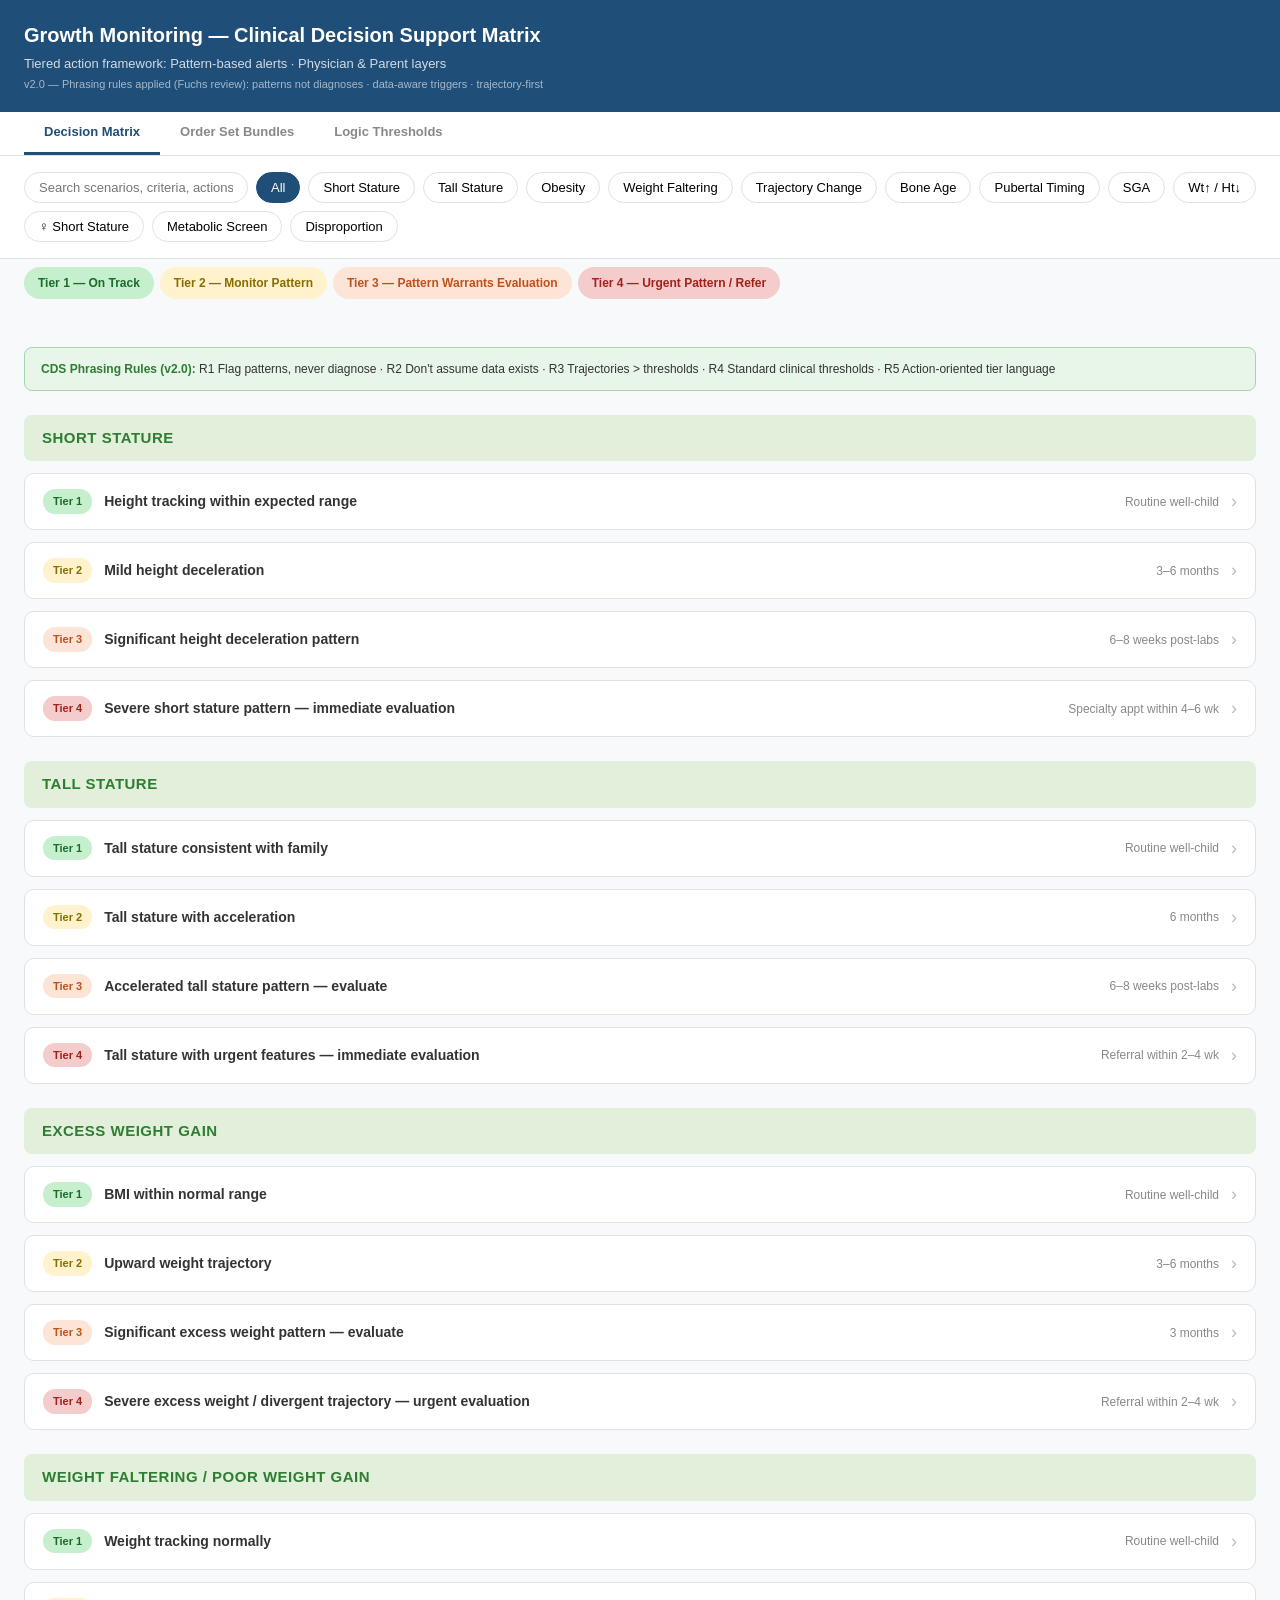
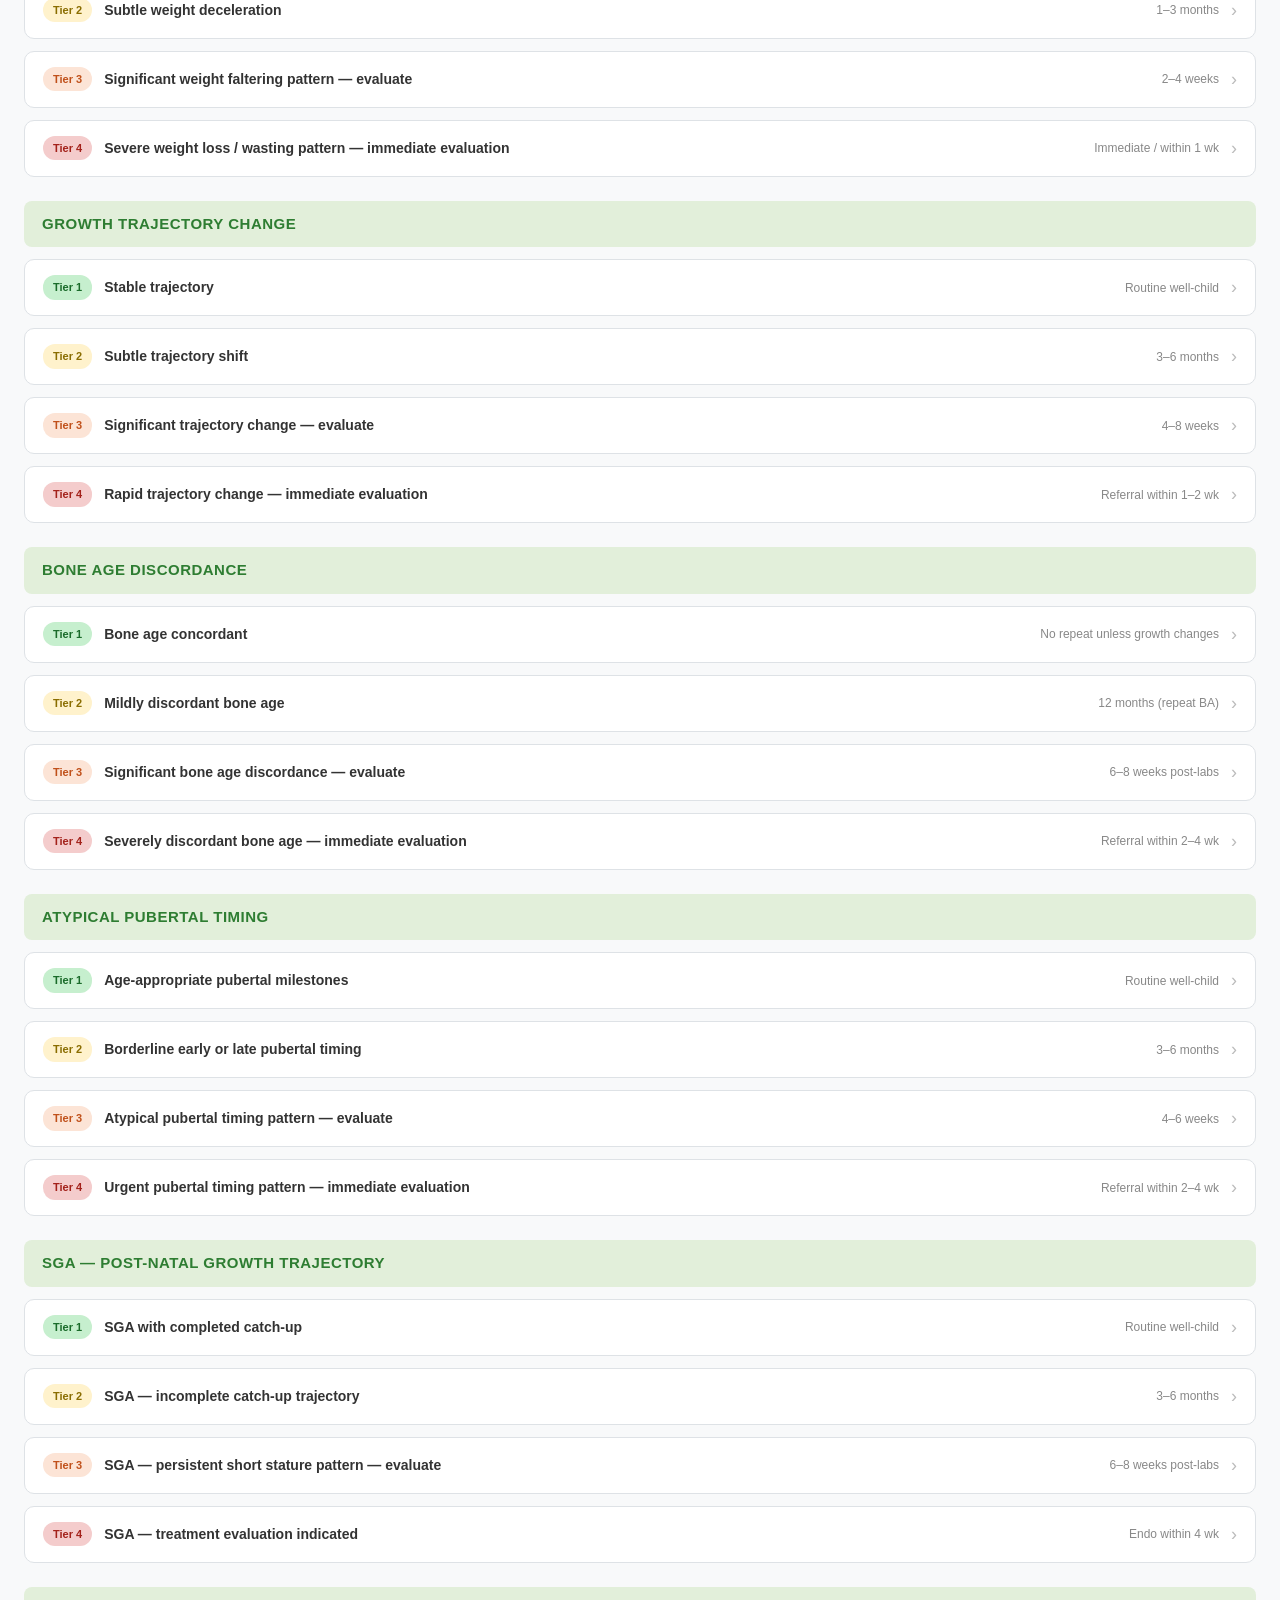
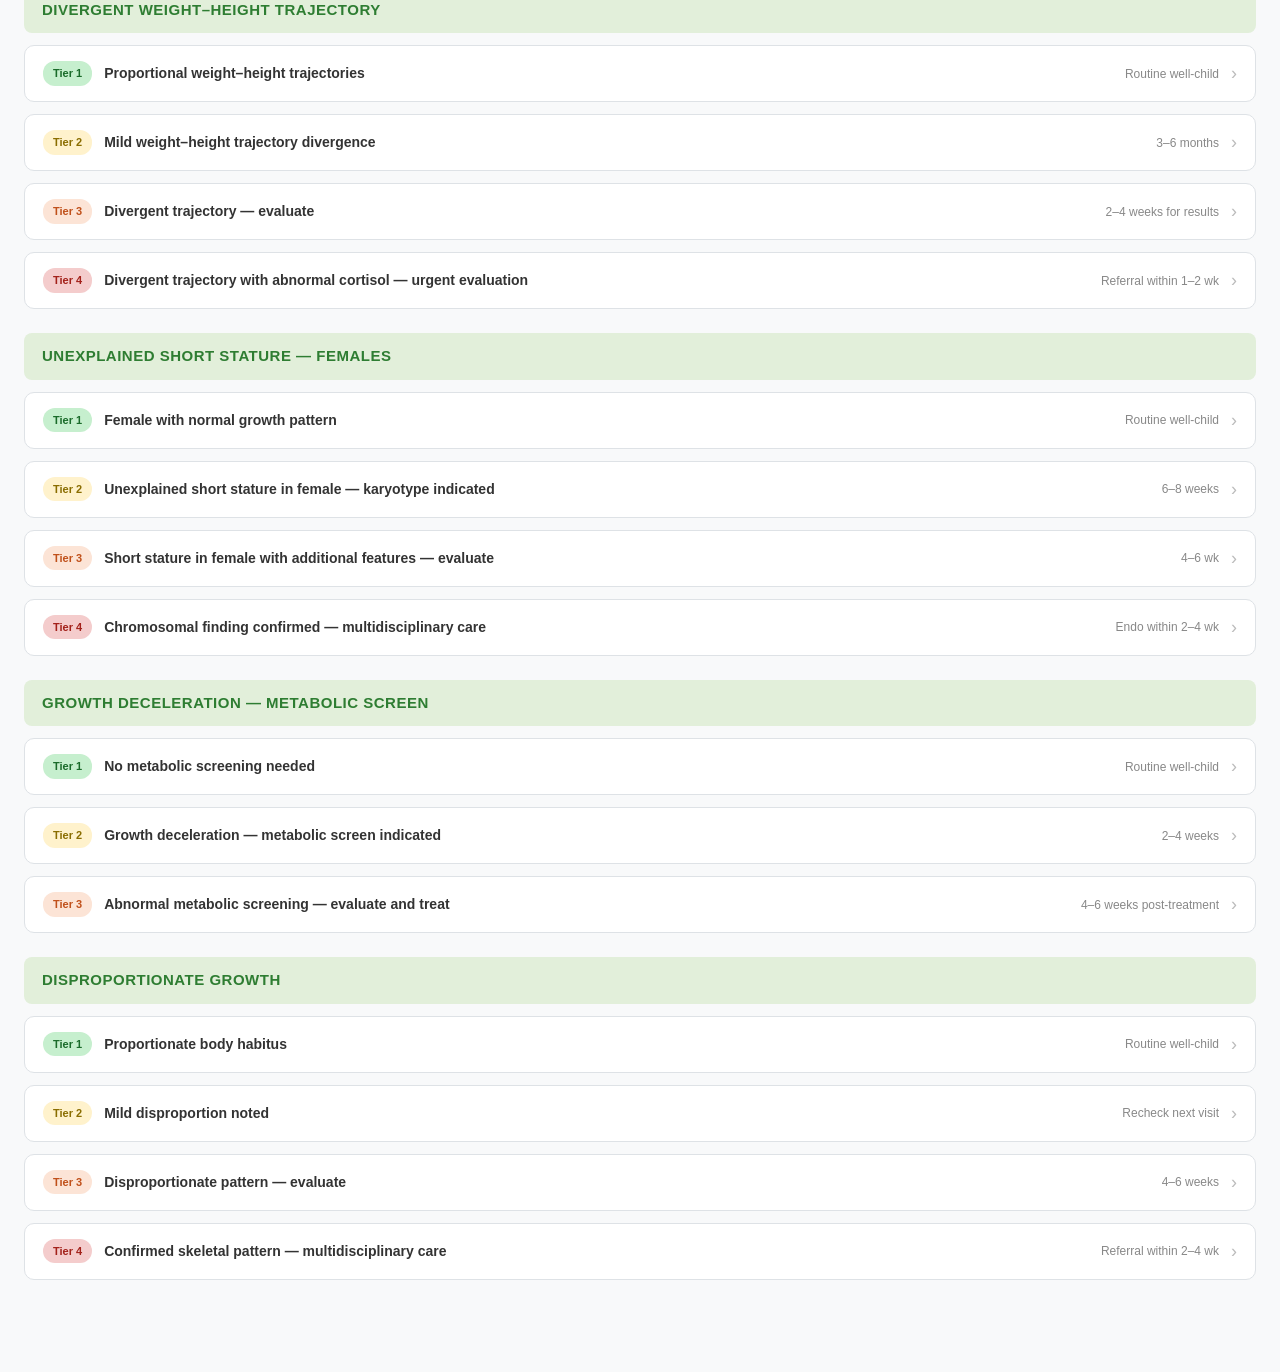
<file: docs/cds_matrix_v2.html>
<!DOCTYPE html>
<html lang="en">
<head>
<meta charset="UTF-8">
<meta name="viewport" content="width=device-width, initial-scale=1.0">
<title>Growth CDS — Clinical Decision Matrix v2</title>
<style>
  :root {
    --green: #c6efce; --green-text: #1a6b2a;
    --yellow: #fff2cc; --yellow-text: #8a6d00;
    --orange: #fce4d6; --orange-text: #c0501a;
    --red: #f4cccc; --red-text: #a3211a;
    --header-bg: #1f4e79; --header-text: #fff;
    --cat-bg: #e2efda; --cat-text: #2e7d32;
    --body-bg: #f8f9fa; --card-bg: #fff;
    --border: #dee2e6; --text: #333;
    --data-flag: #fff3e0; --data-flag-text: #e65100;
  }
  * { box-sizing: border-box; margin: 0; padding: 0; }
  body { font-family: -apple-system, BlinkMacSystemFont, 'Segoe UI', Roboto, sans-serif; background: var(--body-bg); color: var(--text); line-height: 1.5; }

  .top-bar { background: var(--header-bg); color: var(--header-text); padding: 20px 24px; position: sticky; top: 0; z-index: 100; }
  .top-bar h1 { font-size: 20px; font-weight: 700; margin-bottom: 4px; }
  .top-bar p { font-size: 13px; opacity: 0.8; }
  .top-bar .version { font-size: 11px; opacity: 0.6; margin-top: 2px; }

  .controls { display: flex; gap: 8px; flex-wrap: wrap; padding: 16px 24px; background: #fff; border-bottom: 1px solid var(--border); position: sticky; top: 68px; z-index: 99; }
  .controls button { padding: 7px 14px; border: 1.5px solid var(--border); border-radius: 20px; background: #fff; font-size: 13px; cursor: pointer; transition: all 0.15s; white-space: nowrap; }
  .controls button:hover { background: #f0f0f0; }
  .controls button.active { background: var(--header-bg); color: #fff; border-color: var(--header-bg); }

  .tier-filters { display: flex; gap: 6px; padding: 8px 24px 16px; flex-wrap: wrap; }
  .tier-btn { padding: 5px 12px; border-radius: 16px; font-size: 12px; font-weight: 600; cursor: pointer; border: 2px solid transparent; transition: all 0.15s; }
  .tier-btn.t1 { background: var(--green); color: var(--green-text); }
  .tier-btn.t2 { background: var(--yellow); color: var(--yellow-text); }
  .tier-btn.t3 { background: var(--orange); color: var(--orange-text); }
  .tier-btn.t4 { background: var(--red); color: var(--red-text); }
  .tier-btn.inactive { opacity: 0.35; }

  .tab-bar { display: flex; gap: 0; padding: 0 24px; background: #fff; border-bottom: 1px solid var(--border); }
  .tab { padding: 10px 20px; font-size: 13px; font-weight: 600; cursor: pointer; border-bottom: 3px solid transparent; color: #888; transition: all 0.15s; }
  .tab:hover { color: var(--text); }
  .tab.active { color: var(--header-bg); border-bottom-color: var(--header-bg); }

  .content { padding: 16px 24px 80px; max-width: 1400px; margin: 0 auto; }

  .category-header { background: var(--cat-bg); color: var(--cat-text); padding: 12px 18px; font-weight: 700; font-size: 15px; border-radius: 8px; margin: 24px 0 12px; letter-spacing: 0.5px; }

  .card { background: var(--card-bg); border-radius: 10px; margin-bottom: 12px; overflow: hidden; border: 1px solid var(--border); transition: box-shadow 0.15s; }
  .card:hover { box-shadow: 0 2px 12px rgba(0,0,0,0.08); }

  .card-header { display: flex; align-items: center; gap: 12px; padding: 14px 18px; cursor: pointer; }
  .card-header .tier-badge { padding: 4px 10px; border-radius: 12px; font-size: 11px; font-weight: 700; white-space: nowrap; flex-shrink: 0; }
  .card-header .tier-badge.t1 { background: var(--green); color: var(--green-text); }
  .card-header .tier-badge.t2 { background: var(--yellow); color: var(--yellow-text); }
  .card-header .tier-badge.t3 { background: var(--orange); color: var(--orange-text); }
  .card-header .tier-badge.t4 { background: var(--red); color: var(--red-text); }
  .card-header .scenario-name { font-weight: 600; font-size: 14px; flex: 1; }
  .card-header .recheck { font-size: 12px; color: #888; white-space: nowrap; }
  .card-header .chevron { font-size: 18px; color: #bbb; transition: transform 0.2s; }
  .card.open .chevron { transform: rotate(90deg); }

  .card-body { display: none; padding: 0 18px 18px; }
  .card.open .card-body { display: block; }

  .field { margin-bottom: 14px; }
  .field-label { font-size: 11px; font-weight: 700; text-transform: uppercase; letter-spacing: 0.5px; color: #888; margin-bottom: 3px; }
  .field-value { font-size: 13px; line-height: 1.6; }

  .two-col { display: grid; grid-template-columns: 1fr 1fr; gap: 16px; }
  @media (max-width: 700px) { .two-col { grid-template-columns: 1fr; } }

  .layer-tag { display: inline-block; padding: 2px 8px; border-radius: 10px; font-size: 10px; font-weight: 700; margin-bottom: 6px; }
  .layer-tag.physician { background: #e3f2fd; color: #1565c0; }
  .layer-tag.parent { background: #f3e5f5; color: #7b1fa2; }

  .data-req { display: inline-block; padding: 2px 8px; border-radius: 10px; font-size: 10px; font-weight: 700; margin-bottom: 6px; background: var(--data-flag); color: var(--data-flag-text); }

  .order-card { background: #f8f9fa; border: 1px solid var(--border); border-radius: 8px; padding: 14px 16px; margin-bottom: 10px; }
  .order-card h4 { font-size: 14px; margin-bottom: 8px; }
  .order-card .order-row { font-size: 12px; margin-bottom: 4px; }
  .order-card .order-row strong { display: inline-block; width: 80px; color: #666; }

  .threshold-table { width: 100%; border-collapse: collapse; font-size: 13px; margin-top: 12px; }
  .threshold-table th { background: var(--header-bg); color: #fff; padding: 10px 12px; text-align: left; font-size: 12px; }
  .threshold-table td { padding: 10px 12px; border-bottom: 1px solid var(--border); vertical-align: top; }
  .threshold-table tr:hover { background: #f8f9fa; }
  .threshold-table .param { font-weight: 600; }
  .threshold-table .t1-cell { background: var(--green); }
  .threshold-table .t2-cell { background: var(--yellow); }
  .threshold-table .t3-cell { background: var(--orange); }
  .threshold-table .t4-cell { background: var(--red); }

  .search-box { flex: 1; max-width: 300px; padding: 7px 14px; border: 1.5px solid var(--border); border-radius: 20px; font-size: 13px; outline: none; }
  .search-box:focus { border-color: var(--header-bg); }

  .hidden { display: none !important; }

  .phrasing-banner { background: #e8f5e9; border: 1px solid #a5d6a7; border-radius: 8px; padding: 12px 16px; margin: 16px 0; font-size: 12px; line-height: 1.5; }
  .phrasing-banner strong { color: #2e7d32; }

  @media print {
    .top-bar, .controls, .tier-filters, .tab-bar { position: static; }
    .card-body { display: block !important; }
    .card { break-inside: avoid; }
  }
</style>
</head>
<body>

<div class="top-bar">
  <h1>Growth Monitoring — Clinical Decision Support Matrix</h1>
  <p>Tiered action framework: Pattern-based alerts · Physician & Parent layers</p>
  <div class="version">v2.0 — Phrasing rules applied (Fuchs review): patterns not diagnoses · data-aware triggers · trajectory-first</div>
</div>

<div class="tab-bar" id="tabBar">
  <div class="tab active" data-tab="matrix">Decision Matrix</div>
  <div class="tab" data-tab="orders">Order Set Bundles</div>
  <div class="tab" data-tab="thresholds">Logic Thresholds</div>
</div>

<div class="controls">
  <input type="text" class="search-box" id="searchBox" placeholder="Search scenarios, criteria, actions...">
  <button class="active" data-cat="all">All</button>
  <button data-cat="short">Short Stature</button>
  <button data-cat="tall">Tall Stature</button>
  <button data-cat="obesity">Obesity</button>
  <button data-cat="ftt">Weight Faltering</button>
  <button data-cat="crossing">Trajectory Change</button>
  <button data-cat="boneage">Bone Age</button>
  <button data-cat="puberty">Pubertal Timing</button>
  <button data-cat="sga">SGA</button>
  <button data-cat="divergent">Wt↑ / Ht↓</button>
  <button data-cat="female_short">♀ Short Stature</button>
  <button data-cat="metabolic">Metabolic Screen</button>
  <button data-cat="disproportion">Disproportion</button>
</div>

<div class="tier-filters">
  <div class="tier-btn t1" data-tier="1">Tier 1 — On Track</div>
  <div class="tier-btn t2" data-tier="2">Tier 2 — Monitor Pattern</div>
  <div class="tier-btn t3" data-tier="3">Tier 3 — Pattern Warrants Evaluation</div>
  <div class="tier-btn t4" data-tier="4">Tier 4 — Urgent Pattern / Refer</div>
</div>

<div class="content" id="matrixContent"><!-- Populated by JS --></div>
<div class="content hidden" id="ordersContent"></div>
<div class="content hidden" id="thresholdsContent"></div>

<script>
/* ═══════════════════════════════════════════════════════════════
   PHRASING RULES (Fuchs Clinical Review, v2.0)
   ─────────────────────────────────────────────────────────────
   R1  Flag patterns, never diagnose
   R2  Don't assume data exists — guard on data availability
   R3  Trajectories matter more than thresholds
   R4  Use standard clinical thresholds (-2.0 SD, BMI 95th, etc.)
   R5  Tier language = action-oriented, not diagnostic
   ═══════════════════════════════════════════════════════════════ */

const DATA = [
  // ───────────────────────── SHORT STATURE ─────────────────────────
  { cat: "short", label: "SHORT STATURE", items: [
    { tier: 1, name: "Height tracking within expected range", params: "Height %ile, MPH, GV", trigger: "Height within 2 SD of MPH\nGV >25th %ile for age\nBone age concordant (±1 yr)", physician: "Document normal growth. No intervention.", orders: "None", parent: "Your child is growing as expected for your family's pattern. No concerns at this time.", recheck: "Routine well-child", notes: "For children <3 yr, use WHO standards; ≥2 yr use CDC charts. Consider ethnic-specific norms.", dataReq: "" },

    { tier: 2, name: "Mild height deceleration", params: "Height %ile, GV, BA, z-delta", trigger: "Height z ≤ -1.5 SD\nOR GV 10th–25th %ile\nOR single %ile line crossed\nOR BA delayed >1–1.5 yr\nOR height z-delta >0.5 SD decline over 12 mo", physician: "Repeat measurement in 3–6 months. Consider screening labs if trajectory persists.", orders: "Optional: TSH, IGF-1", parent: "We noticed a small change in your child's growth speed. We'd like to recheck in a few months to see if this is a temporary variation.", recheck: "3–6 months", notes: "At age <3, allow wider variation (catch-down growth from LGA). At 2–3 yr, constitutional delay common. Peripubertal: expect deceleration before growth spurt.", dataReq: "Requires ≥2 height measurements ≥3 mo apart for GV" },

    { tier: 3, name: "Significant height deceleration pattern", params: "Height %ile, GV, BA, MPH, PAH, z-delta", trigger: "Height z ≤ -2.0 SD\nOR GV <10th %ile\nOR 2+ %ile lines crossed over 6–12 mo\nOR BA delayed >1.5 yr\nOR PAH >2 SD below MPH\nOR height z-delta >1.0 SD decline over 12 mo", physician: "Pattern warrants evaluation — full growth workup. Consider specialty referral.", orders: "CBC, CMP, TSH/fT4, IGF-1, IGFBP-3, celiac panel (tTG-IgA + total IgA), ESR/CRP, bone age, karyotype (females), UA", parent: "Your child's growth pattern needs further evaluation. Your doctor will order some blood tests and possibly an X-ray of the hand to better understand what's happening.", recheck: "6–8 weeks post-labs", notes: "Females: ALWAYS karyotype regardless of phenotype (mosaicism). SGA history: route to SGA pathway. R4: -2.0 SD is standard short stature workup threshold.", dataReq: "Requires ≥6 mo growth data for GV. PAH requires bone age." },

    { tier: 4, name: "Severe short stature pattern — immediate evaluation", params: "Height %ile, GV, BA, PAH, IGF-1, z-delta", trigger: "Height z ≤ -2.25 SD (or <1.2nd %ile)\nOR GV <5th %ile sustained ≥12 mo\nOR PAH >2 SD below MPH with low IGF-1\nOR Height z ≤ -2.0 SD + GV <-1 SD for age\nOR neonatal hypoglycemia/micropenis history\nOR height z-delta >2.0 SD decline over 12 mo", physician: "Urgent pattern — immediate specialty evaluation recommended.", orders: "Referral to peds endo. Pre-referral: CBC, TSH, IGF-1, IGFBP-3, celiac panel, BA completed. Brain MRI if CNS concerns.", parent: "We recommend your child see a growth specialist. Their growth pattern meets criteria for further specialized testing.", recheck: "Specialty appt within 4–6 wk", notes: "ISS criteria: Ht <-2.25 SD, normal GV but low PAH. R4: -2.25 SD is FDA GH threshold (<1.2nd %ile).", dataReq: "Requires ≥12 mo growth data for sustained GV <5th" }
  ]},

  // ───────────────────────── TALL STATURE ─────────────────────────
  { cat: "tall", label: "TALL STATURE", items: [
    { tier: 1, name: "Tall stature consistent with family", params: "Height %ile, MPH", trigger: "Height >97th %ile but within 2 SD of MPH\nNormal GV for age\nBA concordant", physician: "Document familial tall stature. No intervention.", orders: "None", parent: "Your child is tall, consistent with your family's height pattern. No concerns.", recheck: "Routine well-child", notes: "Most tall children have familial tall stature.", dataReq: "" },

    { tier: 2, name: "Tall stature with acceleration", params: "Height %ile, GV, BA, z-delta", trigger: "Height >97th %ile AND exceeding MPH by 1–2 SD\nOR GV >90th %ile\nOR BA advanced 1–1.5 yr\nOR upward height z-delta >0.5 SD over 12 mo", physician: "Monitor trajectory closely. Consider screening labs.", orders: "Optional: IGF-1, thyroid function", parent: "Your child is growing faster than expected. We'd like to keep a close eye on this.", recheck: "6 months", notes: "Pubertal acceleration can mimic pathologic pattern. Assess Tanner staging if recorded.", dataReq: "Tanner staging recommended but not required for this tier" },

    { tier: 3, name: "Accelerated tall stature pattern — evaluate", params: "Height %ile, GV, BA, PAH, z-delta", trigger: "Height >3 SD above mean\nOR PAH >2 SD above MPH\nOR BA advanced >2 yr\nOR disproportionate features\nOR sudden growth acceleration pre-puberty\nOR upward height z-delta >1.0 SD over 12 mo", physician: "Pattern warrants evaluation — full tall stature workup.", orders: "IGF-1, IGFBP-3, TSH/fT4, estradiol or testosterone, DHEA-S, LH/FSH, BA, karyotype (47,XYY if male)", parent: "Your child's growth is faster and taller than expected. We want to check lab work to make sure everything is healthy.", recheck: "6–8 weeks post-labs", notes: "Evaluate for connective tissue, chromosomal, endocrine, and syndromic patterns. R1: labs will clarify — do not pre-label.", dataReq: "" },

    { tier: 4, name: "Tall stature with urgent features — immediate evaluation", params: "Height, GV, BA, clinical", trigger: "Connective tissue features (aortic root risk)\nOR suspected pituitary pathology\nOR vastly exceeds family pattern\nOR syndromic features", physician: "Urgent pattern — immediate specialty evaluation recommended (endocrine + genetics).", orders: "Echocardiogram, brain MRI, ophthalmology, genetic testing", parent: "We recommend your child see a specialist promptly. Some features need evaluation for long-term health.", recheck: "Referral within 2–4 wk", notes: "Connective tissue features and endocrine neoplasia patterns require urgent cardiology.", dataReq: "" }
  ]},

  // ───────────────────────── OBESITY ─────────────────────────
  { cat: "obesity", label: "EXCESS WEIGHT GAIN", items: [
    { tier: 1, name: "BMI within normal range", params: "BMI %ile, weight velocity, ht velocity", trigger: "BMI <85th %ile\nWeight and height velocity proportional\nNo %ile crossing", physician: "Anticipatory guidance. Document trend.", orders: "None", parent: "Your child's weight is in a healthy range. Continue balanced nutrition and regular activity.", recheck: "Routine well-child", notes: "Age 2–5: BMI norms differ. Under 2: use weight-for-length.", dataReq: "" },

    { tier: 2, name: "Upward weight trajectory", params: "BMI %ile, weight velocity, GV, wt z-delta", trigger: "BMI 85th–94th %ile\nOR crossing upward across 1 major %ile line\nOR weight outpacing height velocity\nOR weight z-delta >0.5 SD increase over 12 mo", physician: "Lifestyle counseling. Monitor trajectory — recheck in 3–6 months.", orders: "Optional: fasting glucose or HbA1c, lipid panel if ≥85th for >6 mo", parent: "Your child's weight is trending higher than ideal. Small changes in diet and activity can make a big difference.", recheck: "3–6 months", notes: "Weight gain in early puberty is physiologic. Distinguish early adiposity rebound.", dataReq: "" },

    { tier: 3, name: "Significant excess weight pattern — evaluate", params: "BMI %ile, waist circ, BP, GV, wt z-delta", trigger: "BMI ≥95th %ile (or ≥30 in adolescents)\nOR BMI 85th–94th with comorbidities (HTN, dyslipidemia, insulin resistance)\nOR rapid weight gain + concurrent height deceleration (DIVERGENT FLAG)\nOR weight z-delta >1.0 SD increase over 12 mo", physician: "Pattern warrants evaluation — comprehensive workup. Structured lifestyle intervention. If height decelerating concurrently: add cortisol evaluation (see Divergent Trajectory pathway).", orders: "Fasting lipid panel, HbA1c, ALT/AST, TSH. If divergent trajectory: 24-hr UFC or LNSC ×2. Nutrition/behavioral health referral.", parent: "Your child's weight is at a level where we need to check for health effects. This isn't about blame—it's about health.", recheck: "3 months", notes: "CRITICAL: Weight gain + height deceleration = divergent trajectory flag → evaluate. R1: alert on pattern, not condition name.", dataReq: "Height velocity data required to assess divergent trajectory" },

    { tier: 4, name: "Severe excess weight / divergent trajectory — urgent evaluation", params: "BMI %ile, GV, BA, BP, clinical, wt z-delta", trigger: "BMI ≥120% of 95th %ile\nOR obesity + height deceleration (divergent trajectory)\nOR obesity + HTN + striae + central adiposity\nOR BMI ≥95th with T2DM/NASH\nOR weight z-delta >2.0 SD increase over 12 mo", physician: "Urgent pattern — immediate evaluation recommended. Refer to multidisciplinary weight management and/or endocrinology.", orders: "Full panel + OGTT, hepatic US. If divergent trajectory: cortisol workup. GLP-1 RA discussion if ≥12 yr.", parent: "Your child's weight requires specialized care. We're connecting you with a team of experts.", recheck: "Referral within 2–4 wk", notes: "Age ≥12: semaglutide/liraglutide FDA-approved. Bariatric surgery: BMI ≥40 or ≥35 + severe comorbidity, Tanner IV+.", dataReq: "" }
  ]},

  // ───────────────────────── WEIGHT FALTERING ─────────────────────────
  { cat: "ftt", label: "WEIGHT FALTERING / POOR WEIGHT GAIN", items: [
    { tier: 1, name: "Weight tracking normally", params: "Weight %ile, weight velocity", trigger: "Weight >5th %ile\nWeight velocity following curve\nAdequate caloric intake", physician: "Routine monitoring.", orders: "None", parent: "Your child's weight gain is on track.", recheck: "Routine well-child", notes: "Breastfed infants slower weight gain after 4 mo; use WHO charts <2 yr.", dataReq: "" },

    { tier: 2, name: "Subtle weight deceleration", params: "Weight %ile, weight velocity, height, wt z-delta", trigger: "Weight 3rd–5th %ile (stable)\nOR single %ile line drop\nOR weight velocity <25th %ile\nOR weight-for-length dropping\nOR weight z-delta >0.5 SD decline over 6 mo", physician: "Dietary assessment. Increase monitoring frequency.", orders: "Dietary recall / caloric intake. Consider: CBC, iron studies, UA.", parent: "We noticed your child's weight gain has slowed. Let's review their diet and recheck soon.", recheck: "1–3 months", notes: "Infants: recheck 2–4 wk. Toddlers: assess feeding dynamics, not just calories.", dataReq: "" },

    { tier: 3, name: "Significant weight faltering pattern — evaluate", params: "Weight %ile, weight-for-length, GV, wt z-delta", trigger: "Weight <3rd %ile\nOR dropped across 2+ %ile lines\nOR weight-for-length z < -2.0 SD\nOR weight plateau ≥2 mo in infant\nOR weight z-delta >1.0 SD decline over 6 mo", physician: "Pattern warrants evaluation — full workup for underlying causes.", orders: "CBC, CMP (albumin, prealbumin), TSH, celiac panel, lead, iron studies, UA, stool studies. Feeding specialist referral.", parent: "Your child needs evaluation for their weight pattern. We want to make sure we're not missing anything.", recheck: "2–4 weeks", notes: "Under 6 mo: higher urgency. Consider GI, allergic, and swallowing etiologies.", dataReq: "Requires weight-for-length for children <2 yr" },

    { tier: 4, name: "Severe weight loss / wasting pattern — immediate evaluation", params: "Weight %ile, weight-for-length, clinical, wt z-delta", trigger: "Weight <1st %ile\nOR weight-for-length z < -3.0 SD\nOR active weight loss\nOR signs of severe malnutrition\nOR suspected neglect/abuse\nOR weight z-delta >2.0 SD decline over 6 mo", physician: "Urgent pattern — immediate evaluation recommended. Consider hospitalization.", orders: "All Tier 3 labs + GI referral, possible upper GI, inpatient if needed. Social work consult.", parent: "Your child needs specialized care right away to ensure they get the nutrition they need.", recheck: "Immediate / within 1 wk", notes: "Refeeding syndrome risk. Monitor electrolytes. Mandatory reporting if abuse suspected.", dataReq: "" }
  ]},

  // ───────────────────────── TRAJECTORY CHANGE ─────────────────────────
  { cat: "crossing", label: "GROWTH TRAJECTORY CHANGE", items: [
    { tier: 1, name: "Stable trajectory", params: "Height %ile, weight %ile, z-delta over time", trigger: "Tracking within same %ile channel (±0.5 SD)\nNo deviation over 12+ months", physician: "Reassurance. Document trajectory.", orders: "None", parent: "Your child's growth has been very consistent—exactly what we like to see.", recheck: "Routine well-child", notes: "Some shifting normal at 6–18 mo (regression to genetic mean).", dataReq: "" },

    { tier: 2, name: "Subtle trajectory shift", params: "Height or weight %ile trend, z-delta", trigger: "Crossing 1 major %ile line over 6–12 mo\nOR z-score change 0.5–1.0 SD", physician: "Confirm with repeat measurement. Rule out measurement error first.", orders: "Repeat accurate measurement. Optional screening labs.", parent: "We noticed a shift in your child's growth curve. Likely normal, but we'd like to recheck.", recheck: "3–6 months", notes: "Measurement error is #1 cause of apparent crossing. Confirm technique. R3: trajectory shift is the alert, not the absolute value.", dataReq: "Requires ≥2 accurate measurements to confirm" },

    { tier: 3, name: "Significant trajectory change — evaluate", params: "Height/weight %ile trend, GV, z-delta, direction", trigger: "Crossing 2+ lines over 6–12 mo\nOR z-score change >1 SD\nOR GV dropping concurrently\nOR height and weight trajectories diverging", physician: "Pattern warrants evaluation — workup based on direction:\n• Both declining: systemic/nutritional\n• Weight declining, height stable: nutritional/GI\n• Weight rising, height declining: DIVERGENT — cortisol evaluation\n• Height accelerating: pubertal timing evaluation", orders: "Direction-specific workup (see pathway). Divergent trajectory: 24-hr UFC or LNSC ×2.", parent: "Your child's growth pattern has changed significantly. We need testing to understand why.", recheck: "4–8 weeks", notes: "R3: Divergent trajectories (weight up + height down) = highest-yield pattern for endocrine pathology. R1: flag the pattern, not the condition.", dataReq: "Requires ≥6 mo longitudinal data. Direction analysis requires both height and weight z-scores." },

    { tier: 4, name: "Rapid trajectory change — immediate evaluation", params: "Height %ile, weight %ile, GV, z-delta, clinical", trigger: "Crossing 3+ lines in <12 mo\nOR complete growth arrest\nOR z-score change >2 SD\nOR sudden upward height acceleration", physician: "Urgent pattern — immediate specialty evaluation recommended.", orders: "Immediate BA. Full lab panel. Brain MRI if CNS concerns.", parent: "Your child's growth has changed very quickly. We're referring to a specialist promptly.", recheck: "Referral within 1–2 wk", notes: "Rapid decline: evaluate acquired endocrine, autoimmune, CNS. Rapid height acceleration: evaluate pubertal timing.", dataReq: "" }
  ]},

  // ───────────────────────── BONE AGE ─────────────────────────
  { cat: "boneage", label: "BONE AGE DISCORDANCE", items: [
    { tier: 1, name: "Bone age concordant", params: "BA, chronological age", trigger: "BA within ±1 yr of chronological age", physician: "Normal finding.", orders: "None", parent: "The bone age X-ray shows your child's bones are maturing at a normal rate.", recheck: "No repeat unless growth changes", notes: "BA inter-reader variability ~0.5 yr.", dataReq: "Requires bone age X-ray" },

    { tier: 2, name: "Mildly discordant bone age", params: "BA, CA, height, GV", trigger: "BA delayed >1.0–1.5 yr with normal GV\nOR BA advanced >1.0–1.5 yr without pubertal signs", physician: "Monitor. Likely constitutional pattern.", orders: "Repeat BA in 12 months.", parent: "The bone age shows slightly different bone development pace—usually not a concern.", recheck: "12 months (repeat BA)", notes: "Constitutional delay: BA delayed, short but growing. Usually family history of late puberty.", dataReq: "" },

    { tier: 3, name: "Significant bone age discordance — evaluate", params: "BA, CA, height, GV, puberty", trigger: "BA delayed >1.5 yr with declining GV\nOR BA advanced >1.5 yr with early pubertal signs\nOR PAH significantly deviates from MPH", physician: "Pattern warrants evaluation — targeted workup based on direction:\n• Delayed: thyroid, GH axis, celiac evaluation\n• Advanced: pubertal timing evaluation", orders: "Delayed: TSH, IGF-1, celiac, GH eval. Advanced: LH, FSH, sex steroids, DHEA-S, 17-OHP. Reassess PAH.", parent: "The bone age combined with growth pattern suggests we need additional tests.", recheck: "6–8 weeks post-labs", notes: "R1: workup direction determined by pattern, not pre-assigned diagnosis.", dataReq: "Tanner staging recommended for advanced BA interpretation" },

    { tier: 4, name: "Severely discordant bone age — immediate evaluation", params: "BA, CA, clinical", trigger: "BA advanced >2.5 yr\nOR BA delayed >2.5 yr with growth failure\nOR near-complete epiphyseal fusion at inappropriate age", physician: "Urgent pattern — immediate specialty evaluation recommended.", orders: "Full pubertal/GH axis workup. GnRH stim. Brain MRI. Genetic testing if dysplasia.", parent: "The bone age is significantly different from your child's age. We're referring to a specialist.", recheck: "Referral within 2–4 wk", notes: "Near-fused epiphyses = limited growth potential. Time-sensitive.", dataReq: "" }
  ]},

  // ───────────────────────── PUBERTAL TIMING ─────────────────────────
  { cat: "puberty", label: "ATYPICAL PUBERTAL TIMING", items: [
    { tier: 1, name: "Age-appropriate pubertal milestones", params: "GV, BA, Tanner stage", trigger: "IF Tanner data recorded:\n  Girls: breast development 8–13 yr\n  Boys: testicular enlargement 9–14 yr\n  GV acceleration at appropriate Tanner stage", physician: "Document Tanner staging. Reassurance.", orders: "None", parent: "Your child is entering puberty at a normal time.", recheck: "Routine well-child", notes: "R2: This tier requires Tanner data to be explicitly recorded.", dataReq: "⚠ REQUIRES documented Tanner staging" },

    { tier: 2, name: "Borderline early or late pubertal timing", params: "GV, BA, Tanner", trigger: "IF Tanner data recorded:\n  Girls: breast buds 7–8 yr, or no signs by 12–13\n  Boys: testicular enlargement 8–9 yr, or no signs by 13–14\nIF Tanner data NOT recorded AND age >12 (F) or >13 (M):\n  → Flag: 'Pubertal staging not documented — consider assessment'", physician: "Close monitoring. Repeat Tanner in 3–6 months. If Tanner not yet recorded at this age, document staging.", orders: "Bone age. Optional: LH, FSH, sex steroids.", parent: "We'd like to track your child's development pattern a bit more closely.", recheck: "3–6 months", notes: "R2: absence of Tanner data ≠ absence of development. If staging not recorded, first step is to assess and document. Premature adrenarche (pubic hair, odor) without breast/testicular development usually benign.", dataReq: "⚠ CONDITIONAL: If Tanner data absent at age threshold → flag for assessment, do not assume delayed puberty" },

    { tier: 3, name: "Atypical pubertal timing pattern — evaluate", params: "GV, BA, Tanner, height %ile", trigger: "IF Tanner data recorded:\n  Girls: Tanner ≥2 before 7 (or 6 for AA/Hispanic)\n  Boys: Tanner ≥2 before 8\n  OR no puberty by 13 (F) / 14 (M)\n  OR BA advanced >2 yr with pubertal signs\nIF Tanner data NOT recorded AND age >13 (F) or >14 (M):\n  → Flag: 'Pubertal staging not documented at age [X] — assessment recommended'", physician: "Pattern warrants evaluation — formal pubertal assessment.", orders: "LH, FSH, sex steroids, DHEA-S, 17-OHP, BA. Pelvic US (girls). GnRH stim test if indicated.", parent: "Your child's development pattern is outside the typical range. We need blood tests and imaging to understand better.", recheck: "4–6 weeks", notes: "R2: ONLY flag early/late puberty if Tanner staging explicitly recorded. If absent: flag missing data, not absent development. R1: alert on timing pattern, not specific diagnosis.", dataReq: "⚠ REQUIRES documented Tanner staging for early puberty alerts. Missing data → document staging first." },

    { tier: 4, name: "Urgent pubertal timing pattern — immediate evaluation", params: "GV, BA, Tanner, labs, imaging", trigger: "IF Tanner data AND labs confirm:\n  Central pubertal activation confirmed on stim testing\n  OR peripheral pubertal pattern\n  OR rapidly advancing BA >2.5 yr\n  OR no pubertal development by 15\n  OR chromosomal evaluation indicated (karyotype)", physician: "Urgent pattern — immediate specialty evaluation recommended.", orders: "Brain MRI (all boys with confirmed central early puberty, girls <6). GnRH agonist discussion. Karyotype if delayed pattern.", parent: "Your child needs a specialist. Treatment is available to support healthy development.", recheck: "Referral within 2–4 wk", notes: "Brain MRI: mandatory for boys with confirmed central precocity and girls <6. GnRH agonists preserve height potential.", dataReq: "⚠ Tier 4 requires confirmed Tanner staging AND lab results. Do not escalate on missing data alone." }
  ]},

  // ───────────────────────── SGA ─────────────────────────
  { cat: "sga", label: "SGA — POST-NATAL GROWTH TRAJECTORY", items: [
    { tier: 1, name: "SGA with completed catch-up", params: "Birth weight/length, current %ile", trigger: "Born SGA (<10th for GA)\nCatch-up to >-2 SD by age 2–3\nNormal GV", physician: "Routine monitoring. Document SGA history.", orders: "None", parent: "Although your child was born small, they have caught up well.", recheck: "Routine well-child", notes: "~85–90% of SGA catch up by age 2. Higher metabolic syndrome risk long-term.", dataReq: "Requires confirmed birth weight/length and gestational age" },

    { tier: 2, name: "SGA — incomplete catch-up trajectory", params: "Birth data, height %ile, GV, age", trigger: "Born SGA, age 2–3 yr\nHeight z ≤ -2.0 to -2.5 SD\nGV present but slow", physician: "Close monitoring through age 3–4.", orders: "IGF-1, bone age. Monitor GV q3–6 mo.", parent: "Your child was born small and is still catching up. We're monitoring closely.", recheck: "3–6 months", notes: "By age 3–4 without catch-up: FDA-approved GH indication.", dataReq: "Requires birth records" },

    { tier: 3, name: "SGA — persistent short stature pattern — evaluate", params: "Birth data, height %ile, GV, IGF-1", trigger: "Born SGA\nAge ≥3 yr\nHeight z ≤ -2.5 SD\nNo catch-up trajectory", physician: "Pattern warrants evaluation — assess for growth treatment eligibility.", orders: "IGF-1, IGFBP-3, TSH, BA, celiac. Document birth data.", parent: "Your child hasn't caught up from their small birth size. A specialist can evaluate options.", recheck: "6–8 weeks post-labs", notes: "FDA-approved GH for SGA: born <-2 SD, no catch-up by age 2–4. R4: standard threshold.", dataReq: "Requires confirmed SGA birth data AND current height z ≤ -2.5" },

    { tier: 4, name: "SGA — treatment evaluation indicated", params: "Birth data, height, GV, labs, BA", trigger: "Born SGA\nAge ≥2–4 yr\nHeight z ≤ -2.5 SD\nFailed catch-up\nNo other treatable cause identified", physician: "Urgent pattern — specialty evaluation for growth treatment.", orders: "Endo referral with birth records, growth chart, labs, BA. GH per SGA protocol (~0.067 mg/kg/day).", parent: "Your child may qualify for growth treatment. The specialist will discuss this in detail.", recheck: "Endo within 4 wk", notes: "SGA GH dose higher than GHD dose. Monitor IGF-1.", dataReq: "" }
  ]},

  // ───────────────── DIVERGENT WEIGHT–HEIGHT TRAJECTORY ─────────────────
  { cat: "divergent", label: "DIVERGENT WEIGHT–HEIGHT TRAJECTORY", items: [
    { tier: 1, name: "Proportional weight–height trajectories", params: "BMI, GV, BP, wt z-delta, ht z-delta", trigger: "Weight and height velocity concordant\nNo divergent trajectories\nBP normal", physician: "No divergent pattern. No concern.", orders: "None", parent: "Weight and height are growing proportionally.", recheck: "Routine well-child", notes: "In simple excess weight, linear growth is preserved or even accelerated. The key red flag is weight increasing while height decelerates.", dataReq: "" },

    { tier: 2, name: "Mild weight–height trajectory divergence", params: "BMI, GV, BP, wt z-delta, ht z-delta", trigger: "Weight accelerating, height stable (not yet declining)\nOR mild central adiposity\nOR BP mildly elevated\nOR weight z-delta increasing while height z-delta flat over 6+ mo", physician: "Monitor both trajectories. Reassess in 3–6 months.", orders: "BP check. Track weight vs height velocity side by side.", parent: "We want to watch how weight and height change relative to each other.", recheck: "3–6 months", notes: "Always ask about exogenous steroid use (inhaled, topical, systemic). R1: alert is the divergent pattern, not a specific condition.", dataReq: "Requires ≥6 mo of both weight AND height z-scores" },

    { tier: 3, name: "Divergent trajectory — evaluate", params: "BMI, GV, BP, clinical, wt z-delta, ht z-delta", trigger: "Weight gain + height deceleration (confirmed divergence)\nOR central obesity + facial/skin changes + striae\nOR unexplained HTN in setting of weight gain\nOR chronic steroid use + growth deceleration", physician: "Pattern warrants evaluation — divergent trajectory confirmed. Cortisol evaluation indicated.", orders: "24-hr UFC (×2), LNSC (×2), 1 mg overnight DST. Review all steroid exposure (inhaled, topical, systemic).", parent: "The pattern of weight gain with slower height growth warrants testing.", recheck: "2–4 weeks for results", notes: "R1: 'Divergent trajectory — evaluate' replaces 'Screen for Cushing's'. R3: the trajectory pattern is the alert, not the threshold value. Need 2+ abnormal cortisol tests. UFC has high false-positive rate in obesity.", dataReq: "Requires confirmed height deceleration (≥2 measurements showing declining GV) concurrent with weight gain" },

    { tier: 4, name: "Divergent trajectory with abnormal cortisol — urgent evaluation", params: "Labs, clinical, imaging", trigger: "2+ cortisol screening tests abnormal\nOR clinical phenotype (central obesity + growth failure + HTN + striae)\nOR adrenal mass incidentally found", physician: "Urgent pattern — immediate specialty evaluation recommended.", orders: "Endo referral. MRI pituitary. CT adrenals. Consider IPSS.", parent: "Test results indicate a hormonal pattern needing specialist evaluation.", recheck: "Referral within 1–2 wk", notes: "Pituitary source most common endogenous cause in children. R1: referral is based on confirmed lab abnormality + pattern, not a presumptive diagnosis.", dataReq: "Requires ≥2 abnormal cortisol screening results" }
  ]},

  // ─────────────── UNEXPLAINED SHORT STATURE IN FEMALES ───────────────
  { cat: "female_short", label: "UNEXPLAINED SHORT STATURE — FEMALES", items: [
    { tier: 1, name: "Female with normal growth pattern", params: "Height %ile, GV", trigger: "Height >5th %ile\nNormal GV\nNo unexplained features", physician: "No additional evaluation needed.", orders: "None", parent: "No concerns about your daughter's growth.", recheck: "Routine well-child", notes: "Chromosomal mosaicism can present subtly. Prevalence ~1:2500 females.", dataReq: "" },

    { tier: 2, name: "Unexplained short stature in female — karyotype indicated", params: "Height %ile, GV, clinical", trigger: "Height <10th %ile without familial explanation\nOR unexplained deceleration\nOR subtle dysmorphic features", physician: "Karyotype recommended. This is standard of care for unexplained short stature in females.", orders: "Karyotype.", parent: "We'd like to run a chromosome test. This is standard for girls with unexplained short stature.", recheck: "6–8 weeks", notes: "CRITICAL: Karyotype ALL girls with unexplained short stature. ~50% of chromosomal findings have no classic phenotypic features. R1: the alert is 'unexplained short stature in a female' — the karyotype is a standard evaluation step, not a diagnostic label.", dataReq: "" },

    { tier: 3, name: "Short stature in female with additional features — evaluate", params: "Height, karyotype, clinical", trigger: "Height <3rd %ile\nOR 2+ associated features (webbed neck, wide-spaced nipples, cubitus valgus, cardiac murmur, lymphedema history)\nOR karyotype pending/ordered", physician: "Pattern warrants evaluation — comprehensive multisystem workup.", orders: "Karyotype, echo, renal US, TSH, hearing, celiac, CMP, ophthalmology.", parent: "We're running tests to understand your daughter's growth and features. If there's a chromosomal finding, effective treatments exist.", recheck: "4–6 wk", notes: "Multisystem evaluation: cardiac, renal, autoimmune, hearing. R1: workup is indicated by the pattern; results will guide diagnosis.", dataReq: "" },

    { tier: 4, name: "Chromosomal finding confirmed — multidisciplinary care", params: "Karyotype, clinical, cardiac", trigger: "Karyotype confirms 45,X or mosaic variant\nOR cardiac anomaly identified\nOR approaching GH treatment age", physician: "Urgent pattern — immediate multidisciplinary referral. GH initiation evaluation.", orders: "Endo for GH. Cardiology. Genetics. Estrogen planning at ~12 yr.", parent: "Your daughter has a chromosomal finding that explains her growth pattern. Growth treatment and hormone support are available.", recheck: "Endo within 2–4 wk", notes: "GH start early (age 1–2 if falling off curve). Dose: 0.05 mg/kg/day. Estrogen ~12 yr. Annual echo.", dataReq: "Requires confirmed karyotype result" }
  ]},

  // ─────────────── GROWTH DECELERATION — METABOLIC SCREEN ───────────────
  { cat: "metabolic", label: "GROWTH DECELERATION — METABOLIC SCREEN", items: [
    { tier: 1, name: "No metabolic screening needed", params: "GV, weight, BMI", trigger: "Normal GV and weight\nNo symptoms\nNo goiter", physician: "No metabolic screening indicated.", orders: "None", parent: "No concerns for thyroid or digestive issues.", recheck: "Routine well-child", notes: "Acquired hypothyroidism peaks in adolescence. Celiac can present at any age.", dataReq: "" },

    { tier: 2, name: "Growth deceleration — metabolic screen indicated", params: "GV, weight, symptoms, ht z-delta", trigger: "Any growth deceleration without clear cause\nOR new symptoms: fatigue, constipation, GI complaints, anemia\nOR height z-delta >0.5 SD decline with no other explanation", physician: "Growth deceleration pattern — screen with basic metabolic labs.", orders: "TSH, free T4, tTG-IgA + total IgA.", parent: "We'd like to check a few things as part of understanding your child's growth change.", recheck: "2–4 weeks", notes: "R1: 'Growth deceleration — metabolic screen' replaces disease-specific labels. Celiac can present solely as growth failure. Always check total IgA (IgA deficiency → false-negative tTG).", dataReq: "" },

    { tier: 3, name: "Abnormal metabolic screening — evaluate and treat", params: "TSH, fT4, tTG, clinical", trigger: "Elevated TSH with low/normal fT4\nOR positive tTG-IgA\nOR subclinical hypothyroidism with growth impact", physician: "Abnormal results — confirmatory testing and treatment initiation.", orders: "Thyroid pattern: repeat TSH/fT4, antibodies, thyroid US, start levothyroxine. Celiac pattern: GI referral for EGD/biopsy, dietitian.", parent: "Screening found a treatable condition that may be affecting growth. Treatment is effective.", recheck: "4–6 weeks post-treatment", notes: "Catch-up growth expected. Hypothyroid: rapid catch-up 12–18 mo. Celiac: within 12 mo on GFD.", dataReq: "" }
  ]},

  // ─────────────── DISPROPORTIONATE GROWTH ───────────────
  { cat: "disproportion", label: "DISPROPORTIONATE GROWTH", items: [
    { tier: 1, name: "Proportionate body habitus", params: "Sitting height, arm span, height", trigger: "Normal sitting height/height ratio\nArm span within 2 cm of height", physician: "Proportionate. Standard eval.", orders: "None", parent: "Your child's body proportions are normal.", recheck: "Routine well-child", notes: "US/LS ratio: ~1.7 at birth, ~1.0 by age 10.", dataReq: "" },

    { tier: 2, name: "Mild disproportion noted", params: "Sitting height ratio, arm span", trigger: "Mildly abnormal ratio (>1 SD from age norm)\nOR arm span-height >2 cm\nOR clinician notes disproportion", physician: "Formal anthropometrics. Compare to parents.", orders: "Measure sitting height, arm span, calculate ratios.", parent: "We're taking additional measurements to assess body proportions.", recheck: "Recheck next visit", notes: "Familial short limbs or long trunk can be normal variants.", dataReq: "Requires sitting height measurement" },

    { tier: 3, name: "Disproportionate pattern — evaluate", params: "Sitting height ratio, arm span, X-rays", trigger: "Abnormal ratio >2 SD from age norm\nOR arm span-height >5 cm\nOR short limbs relative to trunk\nOR skeletal features noted", physician: "Pattern warrants evaluation — skeletal survey and genetics referral.", orders: "Skeletal survey. Genetics referral. SHOX, FGFR3, collagen testing.", parent: "Measurements show different proportions than typical. We'd like imaging and genetic testing.", recheck: "4–6 weeks", notes: "SHOX deficiency: GH-responsive, FDA-approved. R1: the pattern (disproportion + short stature) drives the workup.", dataReq: "" },

    { tier: 4, name: "Confirmed skeletal pattern — multidisciplinary care", params: "Genetic testing, skeletal survey", trigger: "Confirmed skeletal dysplasia\nOR SHOX deficiency confirmed\nOR achondroplasia confirmed\nOR spinal abnormality", physician: "Urgent pattern — multidisciplinary referral (genetics + orthopedics + endocrine).", orders: "Genetics, orthopedics, endo for GH if SHOX. PT assessment. Achondroplasia: vosoritide evaluation.", parent: "We have a diagnosis. A specialist team will coordinate care with possible treatment options.", recheck: "Referral within 2–4 wk", notes: "SHOX: GH effective. Achondroplasia: vosoritide FDA-approved.", dataReq: "" }
  ]}
];

// ───────────────────────── ORDER SETS ─────────────────────────
const ORDER_SETS = [
  { name: "Short Stature Initial Workup", tier: 3, labs: "CBC, CMP, TSH/fT4, IGF-1, IGFBP-3, tTG-IgA + total IgA, ESR/CRP, UA, karyotype (females)", imaging: "Bone age (PA left hand/wrist)", referrals: "Nutrition if dietary concerns", followup: "6–8 wk post-labs", notes: "Karyotype in ALL females with unexplained short stature." },
  { name: "Severe Short Stature Referral Bundle", tier: 4, labs: "IGF-1, IGFBP-3 pre-referral. GH stim at endo (arginine/clonidine/glucagon)", imaging: "Bone age, brain MRI with pituitary cuts", referrals: "Pediatric endocrinology", followup: "Per endo", notes: "Document GV ≥6 mo, complete initial workup, BA." },
  { name: "Excess Weight — Initial Workup", tier: 3, labs: "Fasting lipid panel, HbA1c or fasting glucose + insulin, ALT/AST, TSH", imaging: "None unless divergent trajectory", referrals: "Nutrition/dietitian, behavioral health", followup: "3 months", notes: "If height decelerating: add divergent trajectory workup." },
  { name: "Excess Weight — Advanced / Severe", tier: 4, labs: "Full panel + OGTT, hepatic US. Cortisol workup if divergent trajectory.", imaging: "Hepatic ultrasound (NASH screening)", referrals: "Multidisciplinary: endo, GI, cardiology, nutrition", followup: "Monthly initially", notes: "Age ≥12: GLP-1 RA. Bariatric: BMI ≥40 or ≥35 + comorbidity." },
  { name: "Weight Faltering Workup", tier: 3, labs: "CBC, CMP, TSH, celiac panel, lead, iron studies, UA, stool studies", imaging: "None initially", referrals: "Feeding/nutrition, social work", followup: "2–4 weeks", notes: "Assess caloric intake, feeding dynamics, psychosocial." },
  { name: "Severe Weight Loss / Wasting", tier: 4, labs: "All Tier 3 + food allergy panel, sweat chloride, genetics", imaging: "Upper GI/SBFT if indicated", referrals: "GI, nutrition, social work. Consider inpatient.", followup: "Weekly until stable", notes: "Refeeding syndrome risk. Mandatory report if abuse." },
  { name: "Divergent Trajectory Workup (Cortisol Evaluation)", tier: 3, labs: "24-hr UFC (×2), LNSC (×2), 1 mg overnight DST", imaging: "None initially", referrals: "Endo if screening positive", followup: "2–4 weeks", notes: "R1: Triggered by divergent weight↑/height↓ pattern, not by condition name. 2+ abnormal tests needed. Review ALL steroid exposure." },
  { name: "Atypical Pubertal Timing — Early Workup", tier: 3, labs: "LH, FSH, estradiol/testosterone, DHEA-S, 17-OHP", imaging: "BA, pelvic US (girls), GnRH stim test", referrals: "Endocrinology", followup: "4–6 weeks", notes: "R2: Requires documented Tanner staging. Brain MRI: all boys, girls <6." },
  { name: "Atypical Pubertal Timing — Late Workup", tier: 3, labs: "LH, FSH, sex steroids, prolactin, TSH, IGF-1, karyotype", imaging: "BA, brain MRI if hypogonadotropic pattern", referrals: "Endocrinology, genetics if karyotype abnormal", followup: "4–6 weeks", notes: "R2: Requires documented Tanner staging confirming absent development." },
  { name: "Female Short Stature — Chromosomal Workup", tier: 3, labs: "Karyotype, TSH, celiac panel, CMP, CBC", imaging: "Echocardiogram, renal US", referrals: "Endo, cardiology, genetics, audiology, ophthalmology", followup: "Per endo", notes: "R1: Karyotype is standard workup step for unexplained female short stature. GH early. Estrogen ~12 yr. Annual echo." },
  { name: "Skeletal Disproportion Evaluation", tier: 3, labs: "Genetic testing (SHOX, FGFR3, collagen)", imaging: "Skeletal survey", referrals: "Genetics, orthopedics, endo if GH candidate", followup: "Per genetics/endo", notes: "SHOX: GH-responsive. Achondroplasia: vosoritide." },
];

// ───────────────────────── THRESHOLDS ─────────────────────────
// R4: Use standard clinical thresholds with explicit operators
// R3: Added trajectory (z-delta) rows
const THRESHOLDS = [
  { param: "Height z-score", t1: "> -1.5 SD", t2: "≤ -1.5 SD", t3: "≤ -2.0 SD", t4: "≤ -2.25 SD", notes: "R4 fix: Tier 3 entry = -2.0 SD (standard short stature). CDC ≥2 yr, WHO <2 yr." },
  { param: "Growth velocity %ile", t1: "≥ 25th", t2: "< 25th", t3: "< 10th", t4: "< 5th (sustained ≥12 mo)", notes: "Age/sex-specific, requires ≥6 mo interval and ≥2 data points" },
  { param: "%ile lines crossed", t1: "0", t2: "≥ 1 major line", t3: "≥ 2 major lines", t4: "≥ 3 or growth arrest", notes: "Major: 3rd,5th,10th,25th,50th,75th,90th,95th,97th. 1 line ≈ 0.67 SD." },
  { param: "Height z-delta /12 mo", t1: "≤ 0.5 SD", t2: "> 0.5 SD", t3: "> 1.0 SD", t4: "> 2.0 SD", notes: "R3: Trajectory-first. Absolute change in either direction." },
  { param: "Weight z-delta /6 mo", t1: "≤ 0.5 SD", t2: "> 0.5 SD", t3: "> 1.0 SD", t4: "> 2.0 SD", notes: "R3: NEW standalone trajectory alert. Applies to both gain and loss. Flag direction." },
  { param: "Trajectory divergence (wt↑ ht↓)", t1: "Concordant", t2: "Weight ↑ height stable", t3: "Weight ↑ height ↓ confirmed", t4: "Divergent + abnormal cortisol", notes: "R1/R3: Replaces 'Cushing's screen'. Pattern-based trigger." },
  { param: "BMI percentile", t1: "< 85th", t2: "≥ 85th", t3: "≥ 95th", t4: "≥ 120% of 95th", notes: "R4: Standard AAP/CDC. Tier 2→3 escalation if comorbidity present." },
  { param: "Bone age delay (yr)", t1: "≤ 1.0", t2: "> 1.0", t3: "> 1.5", t4: "> 2.5", notes: "R4 fix: Tier 3 entry = >1.5 yr (exactly 1.5 → Tier 3). GP atlas or TW3." },
  { param: "Bone age advance (yr)", t1: "≤ 1.0", t2: "> 1.0", t3: "> 1.5", t4: "> 2.5", notes: "R4 fix: Same thresholds. Actions differ (pubertal timing evaluation)." },
  { param: "PAH vs MPH gap", t1: "≤ 1.0 SD", t2: "> 1.0 SD", t3: "> 1.5 SD", t4: "> 2.0 SD below", notes: "Bayley-Pinneau method. 1 SD ≈ 6.5 cm." },
  { param: "IGF-1 z-score", t1: "≥ -1.0 SD", t2: "< -1.0 SD", t3: "< -2.0 SD", t4: "< -2.0 SD + criteria", notes: "Age/sex/Tanner-adjusted. Tier 4 = compound trigger." },
  { param: "Weight velocity (inf)", t1: "On %ile curve", t2: "< 25th %ile", t3: "< 10th or plateau ≥2 mo", t4: "Weight loss or <1st", notes: "WHO charts <2 yr" },
  { param: "Weight-for-length z", t1: "≥ -1.5 SD", t2: "< -1.5 SD", t3: "< -2.0 SD", t4: "< -3.0 SD (severe wasting)", notes: "R4 fix: Tier 3 entry = <-2.0 SD (WHO moderate wasting). Under 2 yr." },
  { param: "Puberty onset ♀", t1: "8–13 yr", t2: "7–8 or 12–13", t3: "< 7 or > 13 *", t4: "< 6 or > 15 *", notes: "R2: * ONLY if Tanner staging documented. If absent → flag missing data. AA/Hispanic: Tier 3 shifts to <6." },
  { param: "Puberty onset ♂", t1: "9–14 yr", t2: "8–9 or 13–14", t3: "< 8 or > 14 *", t4: "< 7 or ≥ 15 *", notes: "R2: * ONLY if Tanner staging documented. If absent → flag missing data." },
  { param: "Sitting ht / ht ratio", t1: "Normal for age", t2: "> 1.0 SD", t3: "> 2.0 SD", t4: "Clearly disproportionate", notes: "Age-specific norms required" },
  { param: "BP (obesity context)", t1: "< 90th", t2: "≥ 90th", t3: "≥ 95th", t4: "≥ 95th + 12 or >140/90", notes: "AAP 2017. Age/sex/height percentile." },
];

// ── Render functions ──
function renderMatrix(filterCat, filterTiers, search) {
  const el = document.getElementById('matrixContent');
  let html = '';
  const s = search.toLowerCase();

  // Phrasing rules banner
  html += `<div class="phrasing-banner">
    <strong>CDS Phrasing Rules (v2.0):</strong>
    R1 Flag patterns, never diagnose ·
    R2 Don't assume data exists ·
    R3 Trajectories &gt; thresholds ·
    R4 Standard clinical thresholds ·
    R5 Action-oriented tier language
  </div>`;

  DATA.forEach(category => {
    if (filterCat !== 'all' && category.cat !== filterCat) return;

    const filteredItems = category.items.filter(item => {
      if (!filterTiers.includes(item.tier)) return false;
      if (s) {
        const blob = [item.name, item.trigger, item.physician, item.orders, item.parent, item.notes, item.params, item.dataReq || ''].join(' ').toLowerCase();
        if (!blob.includes(s)) return false;
      }
      return true;
    });

    if (filteredItems.length === 0) return;

    html += `<div class="category-header">${category.label}</div>`;
    filteredItems.forEach(item => {
      const tc = 't' + item.tier;
      const dataReqHtml = item.dataReq ? `<div class="field"><span class="data-req">DATA REQUIREMENT</span><div class="field-value">${item.dataReq}</div></div>` : '';
      html += `
        <div class="card" data-tier="${item.tier}">
          <div class="card-header" onclick="this.parentElement.classList.toggle('open')">
            <span class="tier-badge ${tc}">Tier ${item.tier}</span>
            <span class="scenario-name">${item.name}</span>
            <span class="recheck">${item.recheck}</span>
            <span class="chevron">›</span>
          </div>
          <div class="card-body">
            ${dataReqHtml}
            <div class="field">
              <div class="field-label">Parameters Monitored</div>
              <div class="field-value">${item.params}</div>
            </div>
            <div class="field">
              <div class="field-label">Trigger Criteria</div>
              <div class="field-value">${item.trigger.replace(/\n/g, '<br>')}</div>
            </div>
            <div class="two-col">
              <div class="field">
                <span class="layer-tag physician">PHYSICIAN</span>
                <div class="field-label">Recommended Action</div>
                <div class="field-value">${item.physician}</div>
                <div class="field-label" style="margin-top:8px">Order Set / Workup</div>
                <div class="field-value">${item.orders}</div>
              </div>
              <div class="field">
                <span class="layer-tag parent">PARENT</span>
                <div class="field-label">Messaging</div>
                <div class="field-value">${item.parent}</div>
              </div>
            </div>
            <div class="field">
              <div class="field-label">Age-Adjusted Notes</div>
              <div class="field-value">${item.notes}</div>
            </div>
          </div>
        </div>`;
    });
  });

  el.innerHTML = html || '<p style="padding:40px;text-align:center;color:#888;">No scenarios match your filters.</p>';
}

function renderOrders() {
  const el = document.getElementById('ordersContent');
  let html = '<div class="category-header">PHYSICIAN ORDER SET BUNDLES</div>';
  ORDER_SETS.forEach(o => {
    const tc = 't' + o.tier;
    html += `
      <div class="order-card">
        <h4><span class="tier-badge ${tc}" style="padding:3px 8px;border-radius:10px;font-size:11px;margin-right:8px;">Tier ${o.tier}</span>${o.name}</h4>
        <div class="order-row"><strong>Labs:</strong> ${o.labs}</div>
        <div class="order-row"><strong>Imaging:</strong> ${o.imaging}</div>
        <div class="order-row"><strong>Referrals:</strong> ${o.referrals}</div>
        <div class="order-row"><strong>Follow-up:</strong> ${o.followup}</div>
        <div class="order-row"><strong>Notes:</strong> ${o.notes}</div>
      </div>`;
  });
  el.innerHTML = html;
}

function renderThresholds() {
  const el = document.getElementById('thresholdsContent');
  let html = `<div class="category-header">LOGIC THRESHOLDS — NUMERIC REFERENCE (v2.0)</div>
    <div class="phrasing-banner">
      <strong>Changes in v2.0:</strong>
      Thresholds now use explicit operators (≤, >, ≥) — no ambiguous ranges.
      Evaluation order: Tier 4 first → 3 → 2 → default Tier 1.
      R3: Added trajectory z-delta rows and divergent trajectory row.
      R4: Tier 3 height entry corrected to -2.0 SD. Bone age boundaries clarified.
      R2: Puberty thresholds marked * = require documented Tanner staging.
    </div>
    <table class="threshold-table">
      <thead><tr><th>Parameter</th><th>Tier 1 (On Track)</th><th>Tier 2 (Monitor)</th><th>Tier 3 (Evaluate)</th><th>Tier 4 (Urgent)</th><th>Notes</th></tr></thead><tbody>`;
  THRESHOLDS.forEach(t => {
    html += `<tr>
      <td class="param">${t.param}</td>
      <td class="t1-cell">${t.t1}</td>
      <td class="t2-cell">${t.t2}</td>
      <td class="t3-cell">${t.t3}</td>
      <td class="t4-cell">${t.t4}</td>
      <td>${t.notes}</td>
    </tr>`;
  });
  html += '</tbody></table>';
  el.innerHTML = html;
}

// ── State & handlers ──
let activeCat = 'all';
let activeTiers = [1,2,3,4];
let activeTab = 'matrix';
let searchTerm = '';

document.querySelectorAll('.controls button').forEach(btn => {
  btn.addEventListener('click', () => {
    document.querySelectorAll('.controls button').forEach(b => b.classList.remove('active'));
    btn.classList.add('active');
    activeCat = btn.dataset.cat;
    renderMatrix(activeCat, activeTiers, searchTerm);
  });
});

document.querySelectorAll('.tier-btn').forEach(btn => {
  btn.addEventListener('click', () => {
    const t = parseInt(btn.dataset.tier);
    if (activeTiers.includes(t)) {
      if (activeTiers.length > 1) activeTiers = activeTiers.filter(x => x !== t);
    } else {
      activeTiers.push(t);
    }
    document.querySelectorAll('.tier-btn').forEach(b => {
      b.classList.toggle('inactive', !activeTiers.includes(parseInt(b.dataset.tier)));
    });
    renderMatrix(activeCat, activeTiers, searchTerm);
  });
});

document.getElementById('searchBox').addEventListener('input', e => {
  searchTerm = e.target.value;
  renderMatrix(activeCat, activeTiers, searchTerm);
});

document.querySelectorAll('.tab').forEach(tab => {
  tab.addEventListener('click', () => {
    document.querySelectorAll('.tab').forEach(t => t.classList.remove('active'));
    tab.classList.add('active');
    activeTab = tab.dataset.tab;
    document.getElementById('matrixContent').classList.toggle('hidden', activeTab !== 'matrix');
    document.getElementById('ordersContent').classList.toggle('hidden', activeTab !== 'orders');
    document.getElementById('thresholdsContent').classList.toggle('hidden', activeTab !== 'thresholds');
  });
});

// Initial render
renderMatrix(activeCat, activeTiers, searchTerm);
renderOrders();
renderThresholds();
</script>
</body>
</html>
</file>
